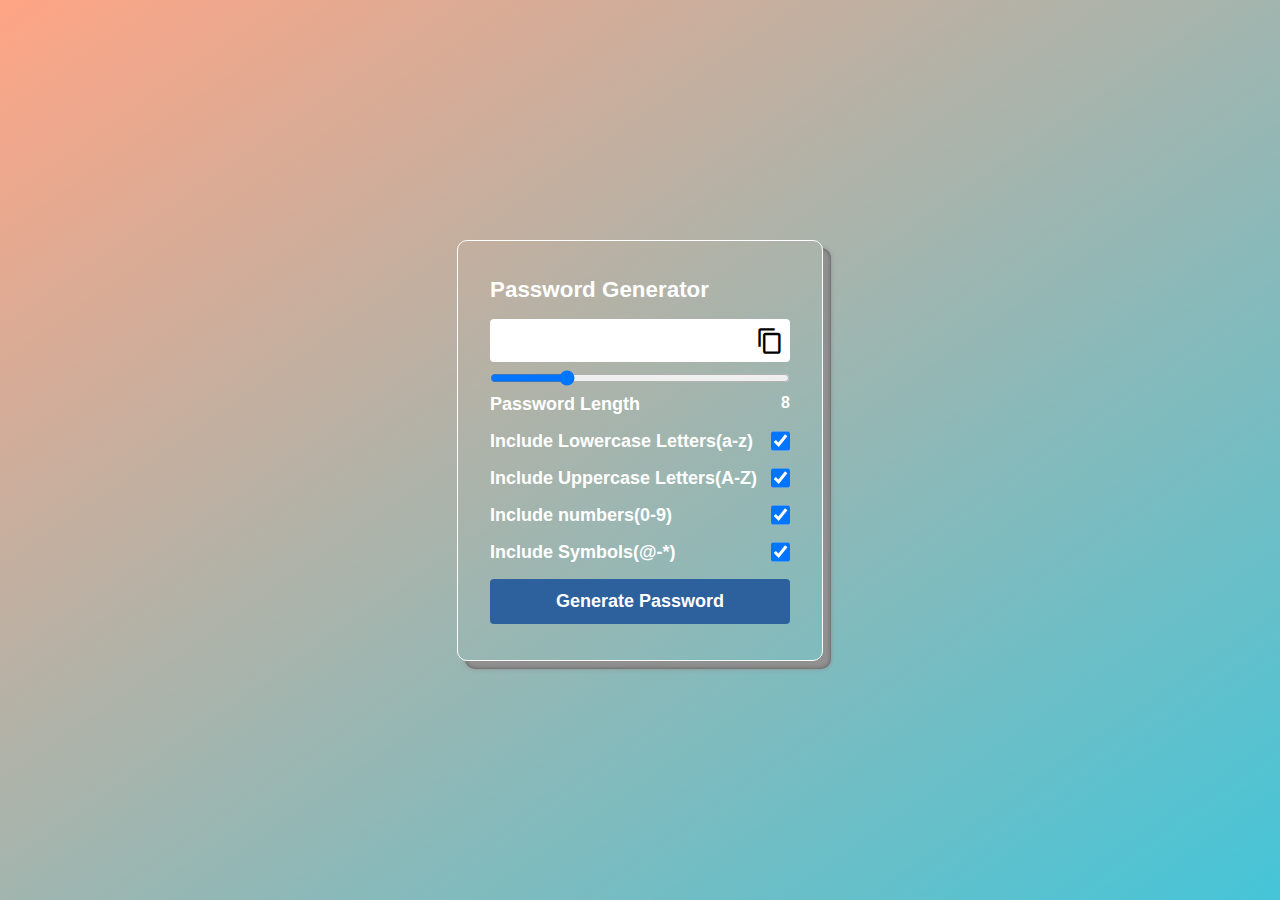
<file: Password generator/index.html>
<!DOCTYPE html>
<html lang="en">
<head>
    <meta charset="UTF-8">
    <meta name="viewport" content="width=device-width, initial-scale=1.0">
    <title>Password Generator</title>
    <link rel="stylesheet" href="style.css">
    <link
      href="https://fonts.googleapis.com/icon?family=Material+Icons"
      rel="stylesheet"/>

</head>
<body>
    <div class="container">
        <h1>Password Generator</h1>

        <div class="inputBox">
            <input type="text" class="passBox" id="passBox" disabled>
           <span class="material-icons" id="copyIcon">content_copy</span>
        </div>

        <input type="range" min="1" max="30" value="8" id="inputSlider">

        <div class="row">
            <p>Password Length</p>
            <span id="sliderValue"></span>
        </div>
        
        <div class="row">
            <label for="lowercase">Include Lowercase Letters(a-z)</label>
            <input type="checkbox" name="lowercase" id="lowercase" checked>
        </div>

        <div class="row">
            <label for="uppercase">Include Uppercase Letters(A-Z)</label>
            <input type="checkbox" name="uppercase" id="uppercase" checked>
        </div>

        <div class="row">
            <label for="numbers">Include numbers(0-9)</label>
            <input type="checkbox" name="numbers" id="numbers" checked>
        </div>

        <div class="row">
            <label for="symbols">Include Symbols(@-*)</label>
            <input type="checkbox" name="symbols" id="symbols" checked>
        </div>
       
        <button type="button" class="genBtn" id="genBtn">Generate Password</button>
    </div>
    <script src="index.js"></script>
</body>
</html>
</file>
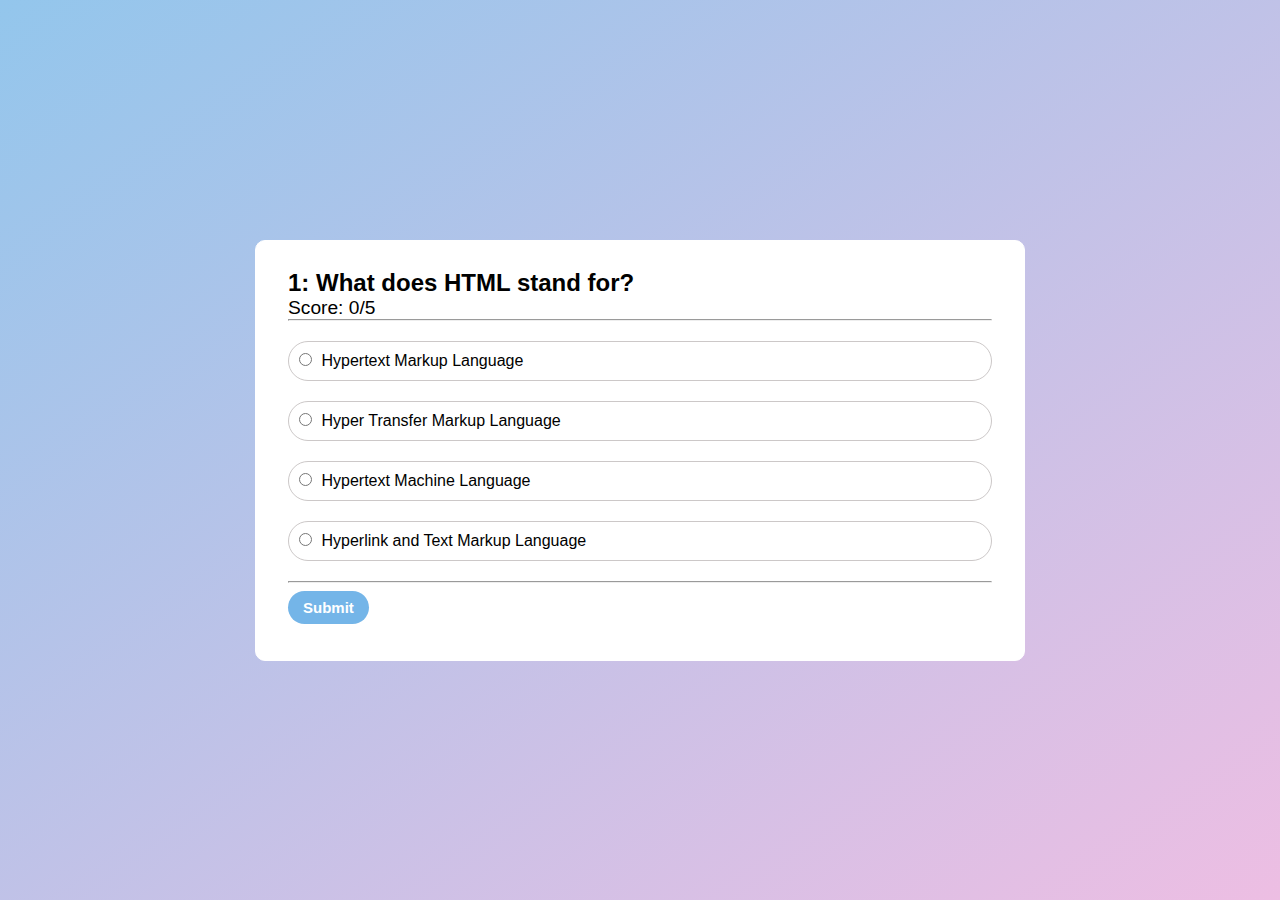
<file: Quiz/index.html>
<!DOCTYPE html>
<html lang="en">
<head>
    <meta charset="UTF-8">
    <meta name="viewport" content="width=device-width, initial-scale=1.0">
    <title>Quiz Website</title>
    <link rel="stylesheet" href="style.css">
</head>
<body>
    <div class="quiz-section">
        <div id="quiz">
            <h2 class="question" id="question">Quiz Question</h2>
            <div class ="score"></div>
            <hr />
            <ul>
                <li>
                    <input type="radio" name="answer" class="answer" id="a" />
                    <label for="a" id="option_1">Quiz option</label>
                </li>
                <li>
                    <input type="radio" name="answer" class="answer" id="b" />
                    <label for="b" id="option_2">Quiz option</label>
                </li>
                <li>
                    <input type="radio" name="answer" class="answer" id="c" />
                    <label for="c" id="option_3">Quiz option</label>
                </li>
                <li>
                    <input type="radio" name="answer" class="answer" id="d" />
                    <label for="d" id="option_4">Quiz option</label>
                </li>
            </ul>
            <hr />
            <div class="btn">
                <button type="submit" id="submit" class="submit">Submit</button>
            </div>
        </div>
    </div>
    <script src="index.js"></script>
</body>
</html>
</file>
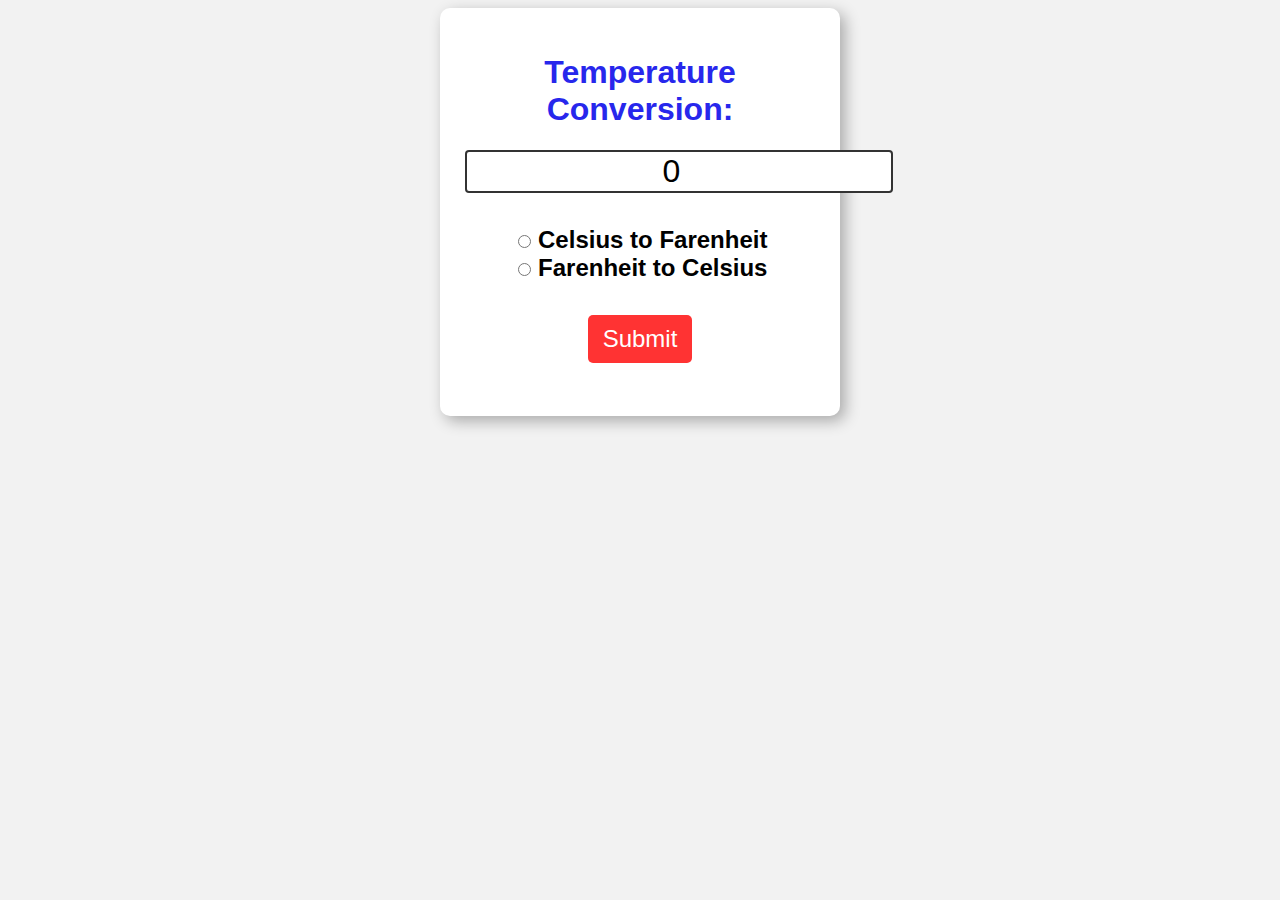
<file: temperature/index.html>
<!DOCTYPE html>
<html lang="en">
<head>
    <meta charset="UTF-8">
    <meta name="viewport" content="width=device-width, initial-scale=1.0">
    <title>Document</title>
    <link rel="stylesheet" href="style.css">
</head>
<body>
    <form>
        <h1>Temperature Conversion:</h1>
        <input type="number" id="textBox" value="0"><br><br>

        <input type="radio" id="toFarenheit" name="unit">
        <label for="toFahrenheit">Celsius to Farenheit</label><br>

        <input type="radio" id="toCelsius" name="unit">
        <label for="toCelsius">Farenheit to Celsius</label><br><br>

        <button type="button" onclick="convert()">Submit</button>
        <p id="result"></p>
    </form>

    <script src="index.js"></script>
</body>
</html>
</file>
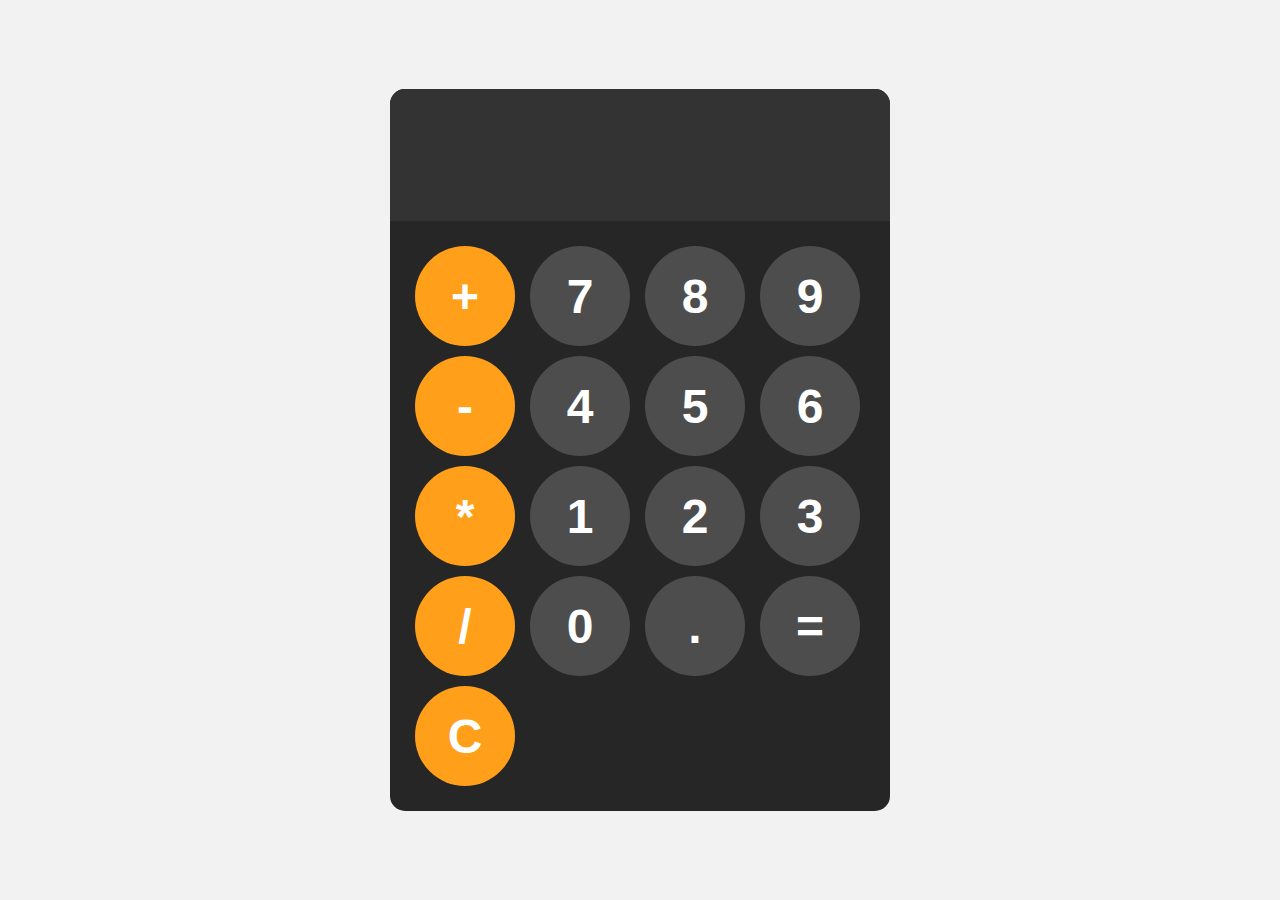
<file: Calculator/Calc1/index.html>
<!DOCTYPE html>
<html lang="en">
<head>
    <meta charset="UTF-8">
    <meta name="viewport" content="width=device-width, initial-scale=1.0">
    <title>Document</title>
    <link rel="stylesheet" href="styles.css">
</head>
<body>

    <div id="calculator">
        <input id="display" readonly>
        <div id="keys">
            <button onclick="appendToDisplay('+')" class="operator-btn">+</button>
            <button onclick="appendToDisplay('7')">7</button>
            <button onclick="appendToDisplay('8')">8</button>
            <button onclick="appendToDisplay('9')">9</button>
            <button onclick="appendToDisplay('-')" class="operator-btn">-</button>
            <button onclick="appendToDisplay('4')">4</button>
            <button onclick="appendToDisplay('5')">5</button>
            <button onclick="appendToDisplay('6')">6</button>
            <button onclick="appendToDisplay('*')" class="operator-btn">*</button>
            <button onclick="appendToDisplay('1')">1</button>
            <button onclick="appendToDisplay('2')">2</button>
            <button onclick="appendToDisplay('3')">3</button>
            <button onclick="appendToDisplay('/')" class="operator-btn">/</button>
            <button onclick="appendToDisplay('0')">0</button>
            <button onclick="appendToDisplay('.')">.</button>
            <button onclick="calculate()">=</button>
            <button onclick="clearDisplay()" class="operator-btn">C</button>
        </div>
    </div>

    <script src="index.js"></script>
</body>
</html>
</file>
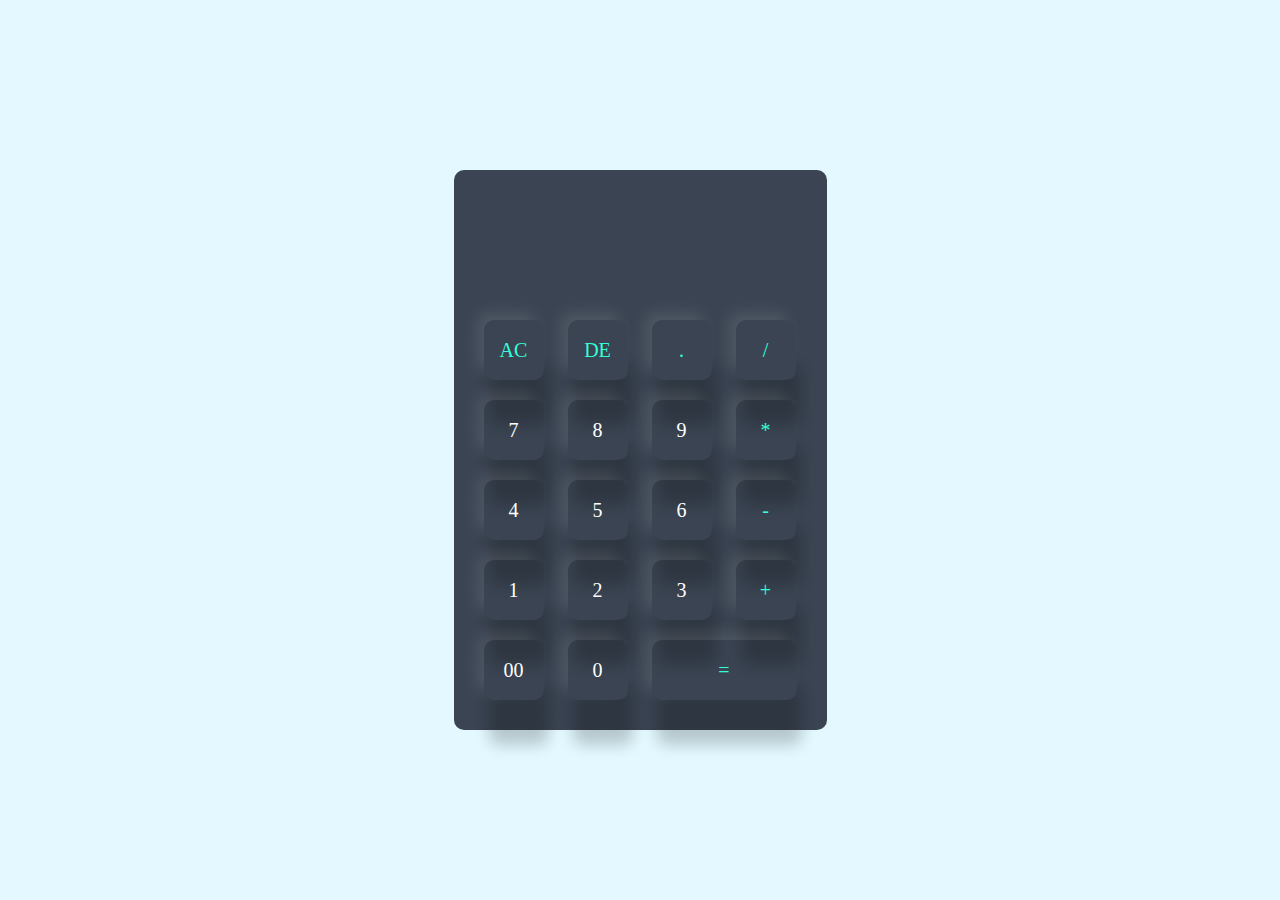
<file: Calculator/Calc2/index.html>
<!DOCTYPE html>
<html lang="en">
<head>
    <meta charset="UTF-8">
    <meta name="viewport" content="width=device-width, initial-scale=1.0">
    <title>Document</title>
    <link rel="stylesheet" href="styles.css"></style>
</head>
<body>
    <div class="container">
        <div class="calculator">
            <form>
                <div class="display">
                    <input type="text" name="display">
                </div>
                <div>
                    <input type="button" value="AC" onclick="display.value = '' " class="operator">
                    <input type="button" value="DE" onclick="display.value = display.value.toString().slice(0, -1)" class="operator">
                    <input type="button" value="." onclick="display.value += '.' " class="operator">
                    <input type="button" value="/" onclick="display.value += '/' " class="operator">
                </div>
                <div>
                    <input type="button" value="7" onclick="display.value += '7' ">
                    <input type="button" value="8" onclick="display.value += '8' ">
                    <input type="button" value="9" onclick="display.value += '9' ">
                    <input type="button" value="*" onclick="display.value += '*' " class="operator">
                </div>
                <div>
                    <input type="button" value="4" onclick="display.value += '4' ">
                    <input type="button" value="5" onclick="display.value += '5' ">
                    <input type="button" value="6" onclick="display.value += '6' ">
                    <input type="button" value="-" onclick="display.value += '-' " class="operator">
                </div>
                <div>
                    <input type="button" value="1" onclick="display.value += '1' ">
                    <input type="button" value="2" onclick="display.value += '2' ">
                    <input type="button" value="3" onclick="display.value += '3' ">
                    <input type="button" value="+" onclick="display.value += '+' " class="operator">
                </div>
                <div>
                    <input type="button" value="00" onclick="display.value += '00' ">
                    <input type="button" value="0" onclick="display.value += '0' ">
                    <input type="button" value="=" class="equal operator" onclick="display.value = eval(display.value)">
                </div>
            </form>
        </div>
    </div>
</body>
</html>
</file>
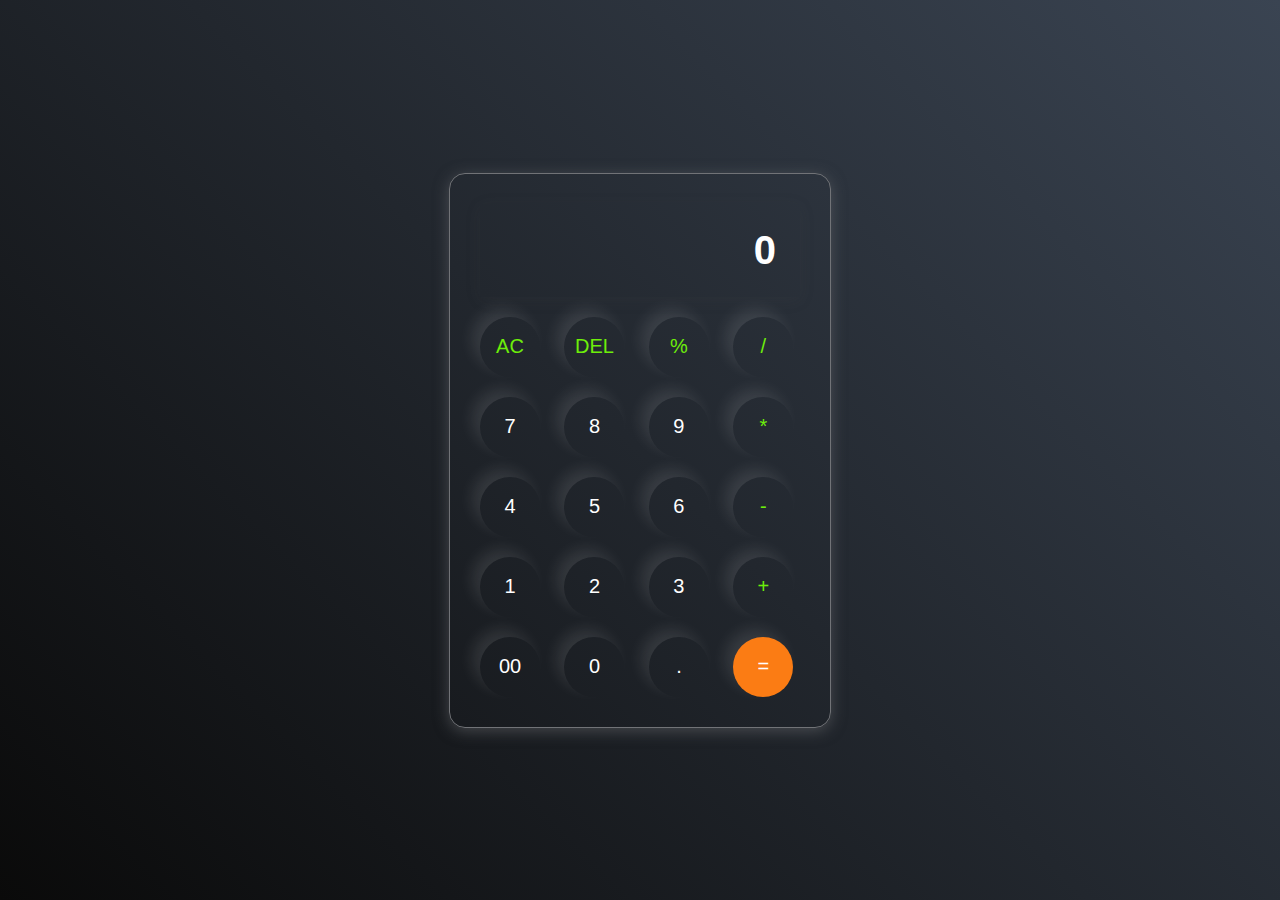
<file: Calculator/Calc3/index.html>
<!DOCTYPE html>
<html lang="en">
<head>
    <meta charset="UTF-8">
    <meta name="viewport" content="width=device-width, initial-scale=1.0">
    <title>Document</title>
    <link rel = "stylesheet" href="style.css">
</head>
<body>
</body>
    <div class="calculator">
        <input type="text" placeholder="0" id="inputBox">
        <div>
            <button class="operator">AC</button>
            <button class="operator">DEL</button>
            <button class="operator">%</button>
            <button class="operator">/</button>
        </div>
        <div>
            <button>7</button>
            <button>8</button>
            <button>9</button>
            <button class="operator">*</button>
        </div>
        <div>
            <button>4</button>
            <button>5</button>
            <button>6</button>
            <button class="operator">-</button>
        </div>
        <div>
            <button>1</button>
            <button>2</button>
            <button>3</button>
            <button class="operator">+</button>
        </div>
        <div>
            <button>00</button>
            <button>0</button>
            <button>.</button>
            <button class="equalBtn">=</button>
        </div>
    </div>

    <script src="index.js"></script>
</body>
</html>
</file>
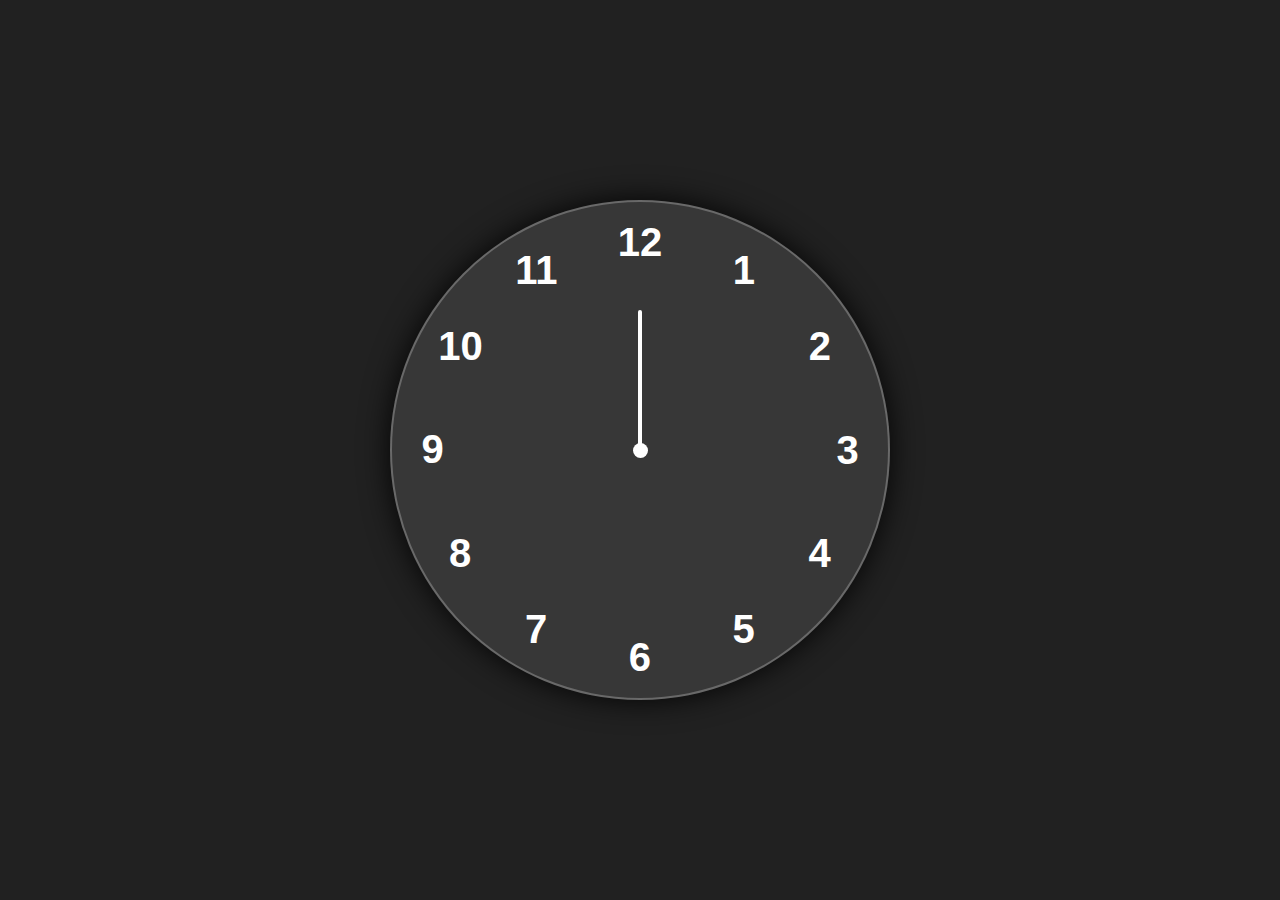
<file: Clock/analog/index.html>
<!DOCTYPE html>
<html lang="en">
<head>
    <meta charset="UTF-8">
    <meta name="viewport" content="width=device-width, initial-scale=1.0">
    <title>Analog Clock</title>
    <link rel="stylesheet" href="style.css">
</head>
<body>
    <div class="container">
        <div class="clock">

            <div style="--clr:#ff3d58; --h:100px;" id="hour" class="hand"><i></i></div>
            <div style="--clr:#00a6ff; --h:120px;" id="min"  class="hand"><i></i></div>
            <div style="--clr:#ffffff; --h:140px;" id="sec" class="hand"><i></i></div>

            <span style="--i:1;"><b>1</b></span>
            <span style="--i:2;"><b>2</b></span>
            <span style="--i:3;"><b>3</b></span>
            <span style="--i:4;"><b>4</b></span>
            <span style="--i:5;"><b>5</b></span>
            <span style="--i:6;"><b>6</b></span>
            <span style="--i:7;"><b>7</b></span>
            <span style="--i:8;"><b>8</b></span>
            <span style="--i:9;"><b>9</b></span>
            <span style="--i:10;"><b>10</b></span>
            <span style="--i:11;"><b>11</b></span>
            <span style="--i:12;"><b>12</b></span>
        </div>
    </div>

    <script src="index.js"></script>
</body>
</html>
</file>
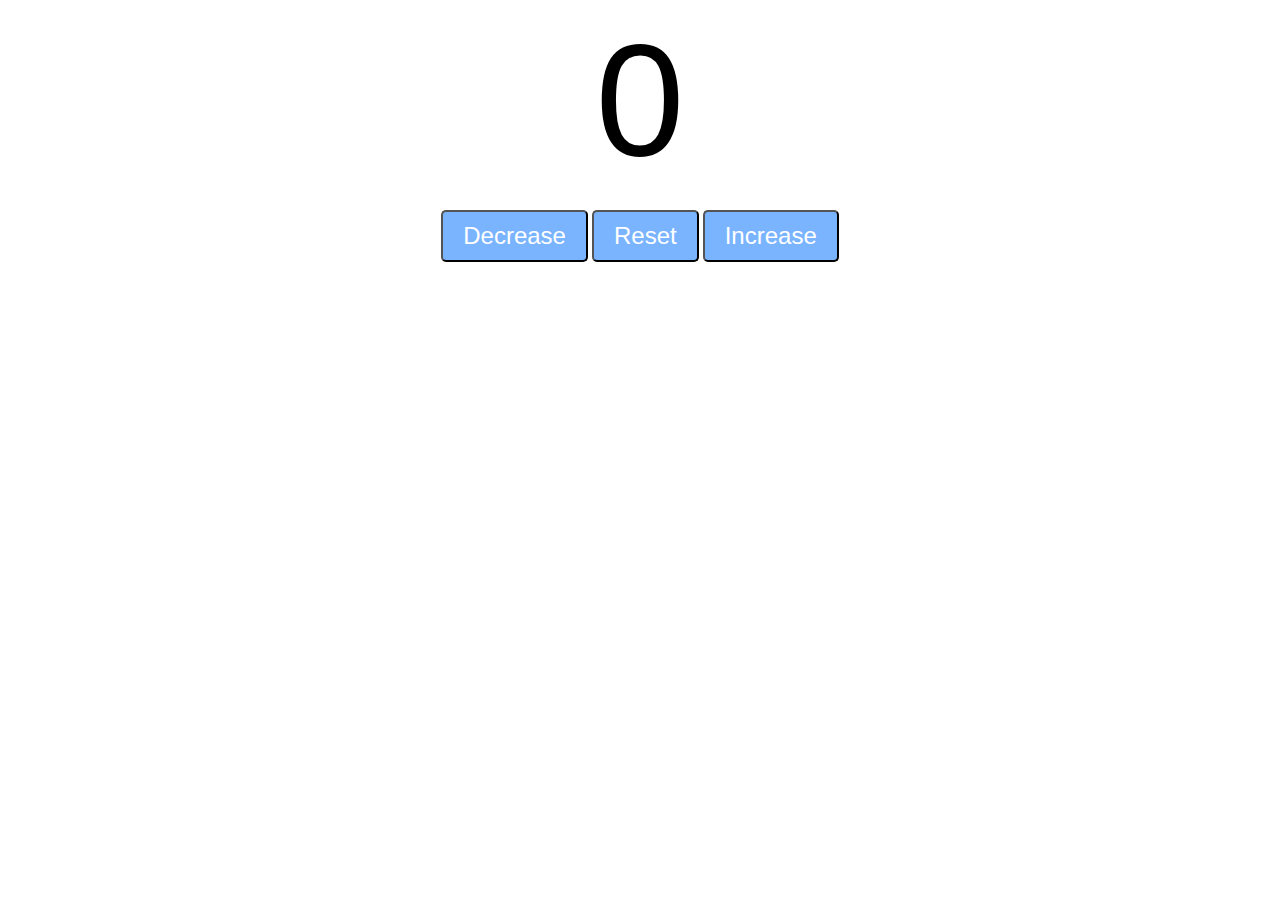
<file: Clock/Counter/index.html>
<!DOCTYPE html>
<html lang="en">
<head>
    <meta charset="UTF-8">
    <meta name="viewport" content="width=device-width, initial-scale=1.0">
    <title>Counter</title>
    <link rel="stylesheet" href="style.css">
</head>
<body>
    <label id="countLabel">0</label><br>

    <div id="btnContainer">
        <button id="decreaseBtn" class="buttons">Decrease</button>
        <button id ="resetBtn" class="buttons">Reset</button>
        <button id="increaseBtn" class="buttons">Increase</button>      
    </div>
    
    <script src="index.js"></script>
</body>
</html>
</file>
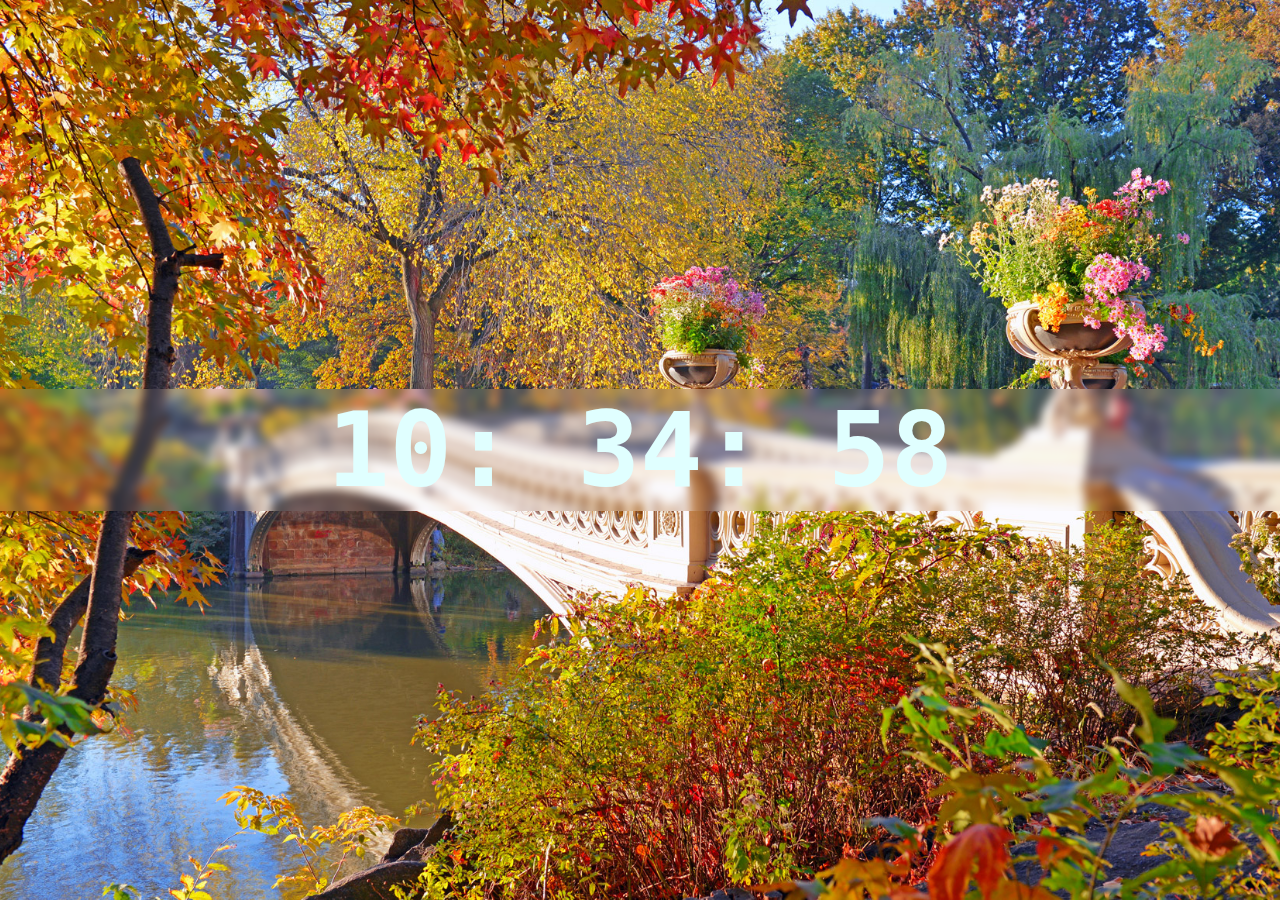
<file: Clock/Digital/index.html>
<!DOCTYPE html>
<html lang="en">
<head>
    <meta charset="UTF-8">
    <meta name="viewport" content="width=device-width, initial-scale=1.0">
    <title>Document</title>
    <link rel = "stylesheet" href="styles.css">
</head>
<body>
    <div id="clock-container">
        <div id="clock">00:00:00</div>
    </div>

    <script src="index.js"></script>
</body>
</html>
</file>
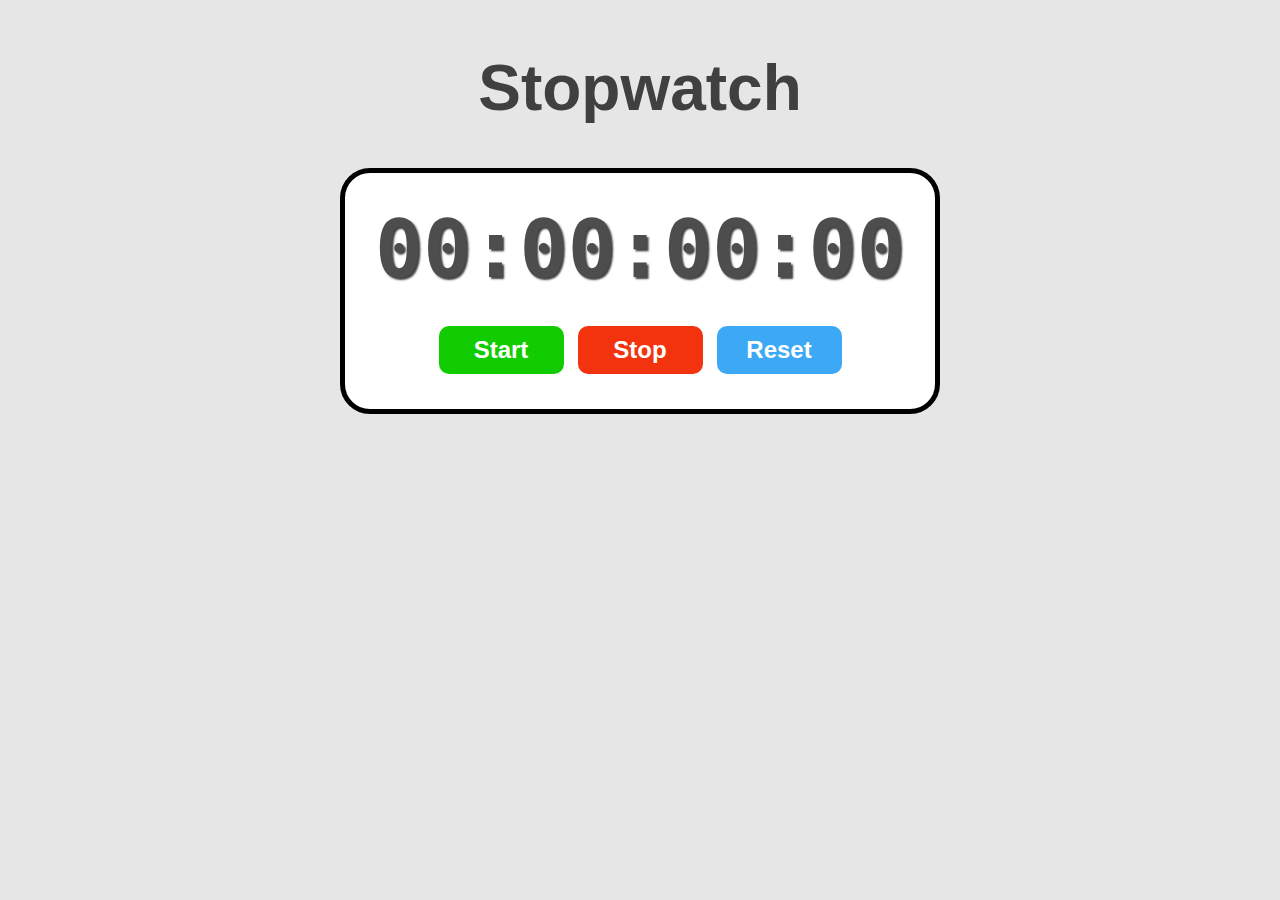
<file: Clock/Stopwatch/index.html>
<!DOCTYPE html>
<html lang="en">
<head>
    <meta charset="UTF-8">
    <meta name="viewport" content="width=device-width, initial-scale=1.0">
    <title>Document</title>
    <link rel="stylesheet" href="style.css" >
</head>
<body>
    <h1 id="myH1">Stopwatch</h1>
    <div id="container">
        <div id="display">
            00:00:00:00
        </div>
        <div id="controls">
            <button id="startBtn" onclick="start()">Start</button>
            <button id="stopBtn" onclick="stop()">Stop</button>
            <button id="resetBtn" onclick="reset()">Reset</button>
        </div>
    </div>

    <script src="index.js"></script>
</body>
</html>
</file>
<file: Password generator/style.css>
*{
    margin: 0;
    padding: 0;
    box-sizing: border-box;
    font-family: sans-serif;
}

body{
    min-width: 100vw;
    min-height: 100vh;
    display: flex;
    justify-content: center;
    align-items: center;
    background: linear-gradient(to right bottom, #ffa585, #45c5d8);
    color: #fff;
    font-weight: 600;   
}

.container{
    border: 0.5px solid #fff;
    border-radius: 10px;
    padding: 28px 32px;
    display: flex;
    flex-direction: column;   
    background: transparent;
    box-shadow: 8px 8px 4px #909090, 8px 8px 0px #575757;
}

.container h1{
    font-size: 1.4rem;
    margin-block: 8px;
}

.inputBox{
    position: relative;
}

.inputBox span{
   position: absolute;
   top: 16px;
   right: 6px;
   color: #000;
    font-size: 28px;
    cursor: pointer;
    z-index: 2;
}

.passBox{
    background-color: #fff;
    border: none;
    outline: none;
    padding: 10px;
    width: 300px;
    border-radius: 4px;
    font-size: 20px;
    margin-block: 8px;
    text-overflow: ellipsis;
}

.row{
    display: flex;
    margin-block: 8px;
}

.row p, .row label{
    flex-basis: 100%;
    font-size: 18px;
}

.row input[type="checkbox"]{
    width: 20px;
    height: 20px;
}

.genBtn{
    border: none;
    outline: none;
    background-color: #2c619e;
    padding: 12px 24px;
    color: #fff;
    font-size: 18px;
    margin-block: 8px;
    font-weight: 700;
    cursor: pointer;
    border-radius: 4px;
}

.genBtn:hover{
    background-color: #0066ff;

}
</file>
<file: Quiz/style.css>
*{
    margin: 0;
    padding: 0;
    box-sizing: border-box;
    font-family: sans-serif;
}

body{
    min-width: 100vw;
    min-height: 100vh;
    display: flex;
    justify-content: center;
    align-items: center;
    background: linear-gradient(to right bottom, #93c6ec, #edbee3);
    color: #000;
}

.quiz-section{
    border: 0.5px solid #fff;
    background-color: #fff;
    border-radius: 10px;
    padding: 28px 32px;
    display: flex;
    flex-direction: column;  
    width: 770px; 
}

#quiz{
    position: relative;
}

hr{
    width: 100%;
}

ul{
    margin-block: 10px;
    list-style-type: none;
}

li{
    margin-block: 20px;
    border: 1px solid #ccc8c8;
    border-radius: 25px;
    padding: 10px;
}

li label{
    margin-left: 5px;
    font-weight: 500;
}

.submit{
    border: none;
    outline: none;
    background-color: #74b5e8;
    padding: 8px 15px;
    color: #fff;
    font-size: 15px;
    margin-block: 8px;
    font-weight: 700;
    cursor: pointer;
    border-radius: 25px;
}

.result{
    width: 700px;
    height: auto;
    padding: 80px;
    background-color: #fff;
    border-radius: 0.5rem;
    -webkit-border-radius: 0.5rem;
    -moz-border-radius: 0.5rem;
    -ms-border-radius: 0.5rem;
    -o-border-radius: 0.5rem;
    box-shadow: rgba(99, 99, 99, 0.2) 0px 2px 8px 0px;
    display: flex;
    flex-direction: column;
    gap: 2.4rem;
    align-items: center;
}

.result h2{
    font-size: 2rem;
}

.result p{
    font-size: 1.7rem;
}

.score{
    font-size: 1.2rem;
}

.reload-button{
    border: none;
    outline: none;
    background-color: #74b5e8;
    padding: 12px 15px;
    color: #fff;
    font-size: 20px;
    margin-block: 8px;
    font-weight: 800;
    cursor: pointer;
    border-radius: 25px;
}
</file>
<file: temperature/style.css>
body{
    font-family: Arial, Helvetica, sans-serif;
    background-color: hsl(0, 0%, 95%);
}

h1{
    color: hsl(240, 84%, 54%);
}

form{
    background-color: white;
    text-align: center;
    max-width: 350px;
    margin: auto;
    padding: 25px;
    border-radius: 10px;
    box-shadow: 5px 5px 15px hsla(0, 0%, 0%, 0.3);
}

#textBox{
    width: 505;
    text-align: center;
    font-size: 2em;
    border: 2px solid hsla(0, 0%, 0%, 0.8);
    border-radius: 4px;
    margin-bottom: 15px;
}

label{
    font-size: 1.5em;
    font-weight: bold;
}

button{
    margin-top: 15px;
    background-color: hsl(0, 100%, 60%);
    font-size: 1.5em;
    border: none;
    padding: 10px 15px;
    border-radius: 5px;
    color: white;
    border-radius: 5px;
    cursor: pointer;
}

button:hover{
    background-color: hsl(0, 100%, 50%);
}

#result{
    font-size: 1.75em;
    font-weight: bold;
}
</file>
<file: Calculator/Calc1/styles.css>
body{
    margin: 0;
    display: flex;
    justify-content: center;
    align-items: center;
    height: 100vh;
    background-color: hsl(0, 0%, 95%);
}

#calculator{
    font-family: Arial, Helvetica, sans-serif;
    background-color: hsl(0, 0%, 15%);
    border-radius: 15px;
    max-width: 500px;
    overflow: hidden;
}

#display{
    width: 100%;
    padding: 20px;
    font-size: 5rem;
    text-align: left;
    border: none;
    background-color: hsl(0, 0%, 20%);
    color: white;
}

#keys{
    display: grid;
    grid-template-columns: repeat(4, 1fr);
    gap: 10px;
    padding: 25px;
}

button{
    width: 100px;
    height: 100px;
    border-radius: 50px;
    border: none;
    background-color: hsl(0, 0%, 30%);
    color: white;
    font-size: 3rem;
    font-weight: bold;
    cursor: pointer;
}

button:hover{
    background-color: hsl(0, 0%, 40%);
}

button:active{
    background-color: hsl(0, 0%, 50%);
}

.operator-btn{
    background-color: hsl(35, 100%, 55%);
}

.operator-btn:hover{
    background-color: hsl(35, 100%, 65%);
}

.operator-btn:active{
    background-color: hsl(35, 100%, 75%);
}
</file>
<file: Calculator/Calc2/styles.css>
*{
    margin: 0;
    padding: 0;
    font-family: 'Poppins', 'sans-serif';
    box-sizing: border-box;
}

.container{
    width: 100%;
    height: 100vh;
    background: #e3f9ff;
    display: flex;
    align-items: center;
    justify-content: center;
}

.calculator{
    background: #3a4452;
    padding: 20px;
    border-radius: 10px;
}

.calculator form input{
    border: 0;
    outline: 0;
    width: 60px;
    height: 60px;
    border-radius: 10px;
    box-shadow: -8px -8px 15px rgba(255, 255, 255, 0.1), 5px 5cqb 15px rgba(0, 0, 0, 0.2);
    background: transparent;
    font-size: 20px;
    color: white;
    cursor: pointer;
    margin: 10px;
}

form .display{
    display: flex;
    justify-content: flex-end;
    margin: 20px 0;
}

form .display input{
    text-align: right;
    flex: 1;
    font-size: 45px;
    box-shadow: none;
}

form input.equal{
    width: 145px;
}

form input.operator{
    color: #33ffd8
}
</file>
<file: Calculator/Calc3/style.css>
*{
    margin: 0;
    padding: 0;
    box-sizing: border-box;
    font-family: Arial, Helvetica, sans-serif;
}

body{
    width: 100%;
    height: 100vh;
    display: flex;
    justify-content: center;
    align-items: center;
    background: linear-gradient(45deg, #0a0a0a, #3a4452);
}

.calculator{
    border: 1px solid #717377;
    padding: 20px;
    border-radius: 16px;
    background: transparent;
    box-shadow: 0px 3px 15px rgba(113, 115, 119, 0.5);
}

input{
    width: 320px;
    border: none;
    padding: 24px;
    margin: 10px;
    background: transparent;
    box-shadow: 0px 3px 15px rgba(84, 84, 84, 0.1);
    font-size: 40px;
    font-weight: bold;
    text-align:  right;
    cursor: pointer;
    color: #ffffff;
}

input::placeholder{
    color: #ffffff;
}

button{
    width: 60px;
    border: none;
    height: 60px;
    margin: 10px;
    border-radius: 50%;
    background: transparent;
    color: #ffffff;
    font-size: 20px;
    box-shadow: -8px -8px 15px rgb(255, 255, 255, 0.1);
    cursor: pointer;
}

.equalBtn{
    background-color: #fb7c14;  
}

.operator{
    color: #6dee0a; 
}
</file>
<file: Clock/analog/style.css>
*{
    margin: 0;
    padding: 0;
    box-sizing: border-box;
    font-family: sans-serif;
    color: #ffffff;   
}

body{
    display: flex;
    justify-content: center;
    align-items: center;
    min-height: 100vh;
    background-color: #212121;
}

.container{
    position: relative;  
}

.clock{
    width: 500px;
    height: 500px;
    border-radius: 50%;
    background-color: rgba(255, 255, 255, 0.1);
    border: 2px solid rgba(255, 255, 255, 0.25);
    box-shadow: 0px 0px 30px rgba(0, 0, 0, 0.9);
    display: flex;
    justify-content: center;
    align-items: center;
}

.clock span{
    position: absolute;
    transform: rotate(calc(30deg * var(--i)));
    inset: 20px;
    text-align: center;
}

.clock span b{
    transform: rotate(calc(-30deg * var(--i)));
    display: inline-block;
    font-size: 40px; 
}

.clock::before{
    content: '';
    position: absolute;
    width: 15px;
    height: 15px;
    border-radius: 50%;
    background-color: #ffffff;
    z-index: 2;
}

.hand{
    position: absolute;
    display: flex;
    justify-content: center;
    align-items: flex-end;
}

.hand i{
    position: absolute;
    background-color: var(--clr);
    width: 4px;
    height: var(--h);
    border-radius: 8px;
}
</file>
<file: Clock/Counter/style.css>
#countLabel{
    display: block;
    text-align: center;
    font-size: 10em;
    font-family: Helvetica; 
}

#btnContainer{
    text-align: center;   
}

.buttons{
    padding: 10px 20px;
    font-size: 1.5em;
    color: white;
    background-color: hsl(214,100%, 74%);
    border-radius: 5px;
    cursor: pointer;
    transition: background-color 0.25s;
}

.buttons:hover{
    background-color: hsl(214, 100%, 56%);
}
</file>
<file: Clock/Digital/styles.css>
body{
    margin: 0;
    background-image: url(img.jpg);
    background-position: center;
    background-repeat: no-repeat;
    background-size: cover;
    background-attachment: fixed;
}

#clock-container{
    display: flex;
    justify-content: center;
    align-items: center;
    height: 100vh;
}

#clock{
    font-family: monospace;
    font-size: 6.5rem;
    font-weight: bold;
    text-align: center;
    color: lightcyan;
    backdrop-filter: blur(5px);
    background-color: hsl(0, 0%, 100%, 0.1);
    width: 100%;
}
</file>
<file: Clock/Stopwatch/style.css>
body{
    display: flex;
    flex-direction: column;
    align-items: center;
    background-color: hsl(0, 0%, 90%);
}

#myH1{
    font-size: 4rem;
    font-family: "Arial", sans-serif;
    color: hsl(0, 0%, 25%);
}

#container{
    display: flex;
    flex-direction: column;
    align-items: center;
    border: 5px solid;
    border-radius: 30px;
    padding: 30px;
    background-color: white;
}

#display{
    font-size: 5rem;
    font-family: monospace;
    font-weight: bold;
    color: hsl(0, 0%, 30%);
    text-shadow: 2px 2px 2px hsl(0, 0%, 0%, 0.75);
    margin-bottom: 25px;
}

#controls button{
    font-size: 1.5rem;
    font-weight: bold;
    padding: 10px 20px;
    margin: 5px;
    min-width: 125px;
    border: none;
    border-radius: 10px;
    cursor: pointer;
    color: white;
    transition: background-color 0.5s ease;
}

#startBtn{
    background-color: hsl(115, 100%, 40%);

}

#startBtn:hover{
    background-color: hsl(115, 100%, 30%);
}

#stopBtn{
    background-color: hsl(10, 90%, 50%);
}

#stopBtn:hover{
    background-color: hsl(10, 90%, 40%);
}

#resetBtn{
    background-color: hsl(205, 90%, 60%);
}

#resetBtn:hover{
    background-color: hsl(205, 90%, 50%);
}
</file>
